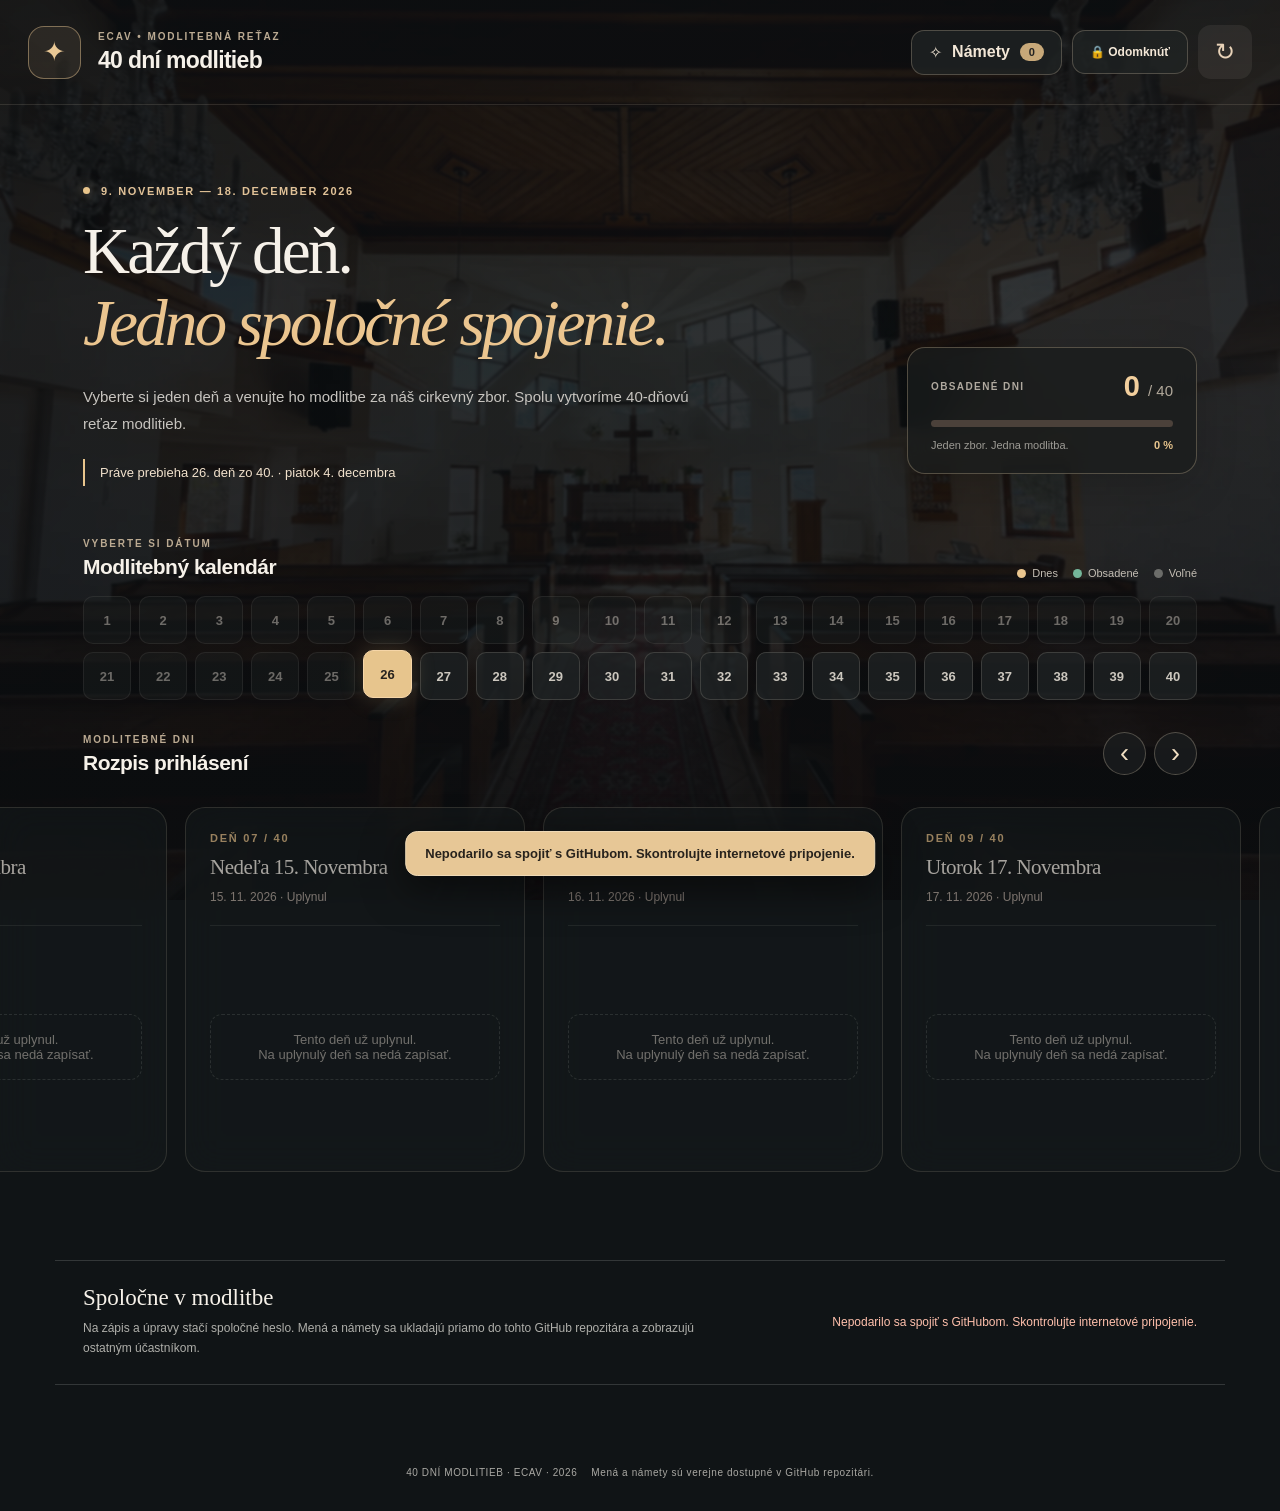
<file: index.html>
<!doctype html>
<html lang="sk">
<head>
  <meta charset="UTF-8">
  <meta name="viewport" content="width=device-width, initial-scale=1, viewport-fit=cover">
  <meta name="theme-color" content="#181b1c">
  <meta name="description" content="40 dní modlitieb za náš cirkevný zbor – spoločný modlitebný rozpis od 9. novembra do 18. decembra 2026.">
  <meta name="robots" content="noindex, nofollow, noarchive">
  <title>40 dní modlitieb • ECAV</title>
  <link rel="icon" href="assets/favicon.svg" type="image/svg+xml">
  <link rel="preload" href="assets/kostol.webp" as="image" type="image/webp">
  <link rel="stylesheet" href="style.css">
  <script src="config.js"></script>
  <script type="module" src="js/app.mjs"></script>
</head>
<body>
  <div class="photowall" aria-hidden="true"></div>
  <div class="photowall-overlay" aria-hidden="true"></div>
  <div id="app" class="app-shell">
    <header class="topbar">
      <div class="brand"><span class="brand-mark" aria-hidden="true">✦</span><div><span class="eyebrow">ECAV • MODLITEBNÁ REŤAZ</span><h1>40 dní modlitieb</h1></div></div>
      <div class="header-actions">
        <button id="topics-button" class="button button-outline" type="button" aria-haspopup="dialog"><span aria-hidden="true">✧</span> Námety <span id="topic-badge" class="small-number">0</span></button>
        <button id="lock-button" class="button button-outline lock-button" type="button">🔒 Odomknúť</button>
        <button id="refresh-button" class="button button-ghost" type="button" title="Aktualizovať zápisy" aria-label="Aktualizovať zápisy"><span aria-hidden="true">↻</span></button>
      </div>
    </header>

    <main>
      <section class="intro content-width" aria-labelledby="intro-heading">
        <div class="intro-content">
          <span class="kicker"><span class="live-dot"></span> 9. NOVEMBER — 18. DECEMBER 2026</span>
          <h2 id="intro-heading">Každý deň.<br><em>Jedno spoločné spojenie.</em></h2>
          <p>Vyberte si jeden deň a venujte ho modlitbe za náš cirkevný zbor. Spolu vytvoríme 40-dňovú reťaz modlitieb.</p>
          <div id="date-status" class="date-status" aria-live="polite">Načítavam aktuálny deň…</div>
        </div>
        <div class="progress-panel" aria-label="Priebeh modlitebnej reťaze">
          <div class="progress-upper"><span>OBSADENÉ DNI</span><strong id="filled-count">0 <small>/ 40</small></strong></div>
          <div class="meter" role="progressbar" aria-label="Obsadenosť dní" aria-valuemin="0" aria-valuemax="40" aria-valuenow="0" id="progress-meter"><span id="progress-fill"></span></div>
          <div class="progress-lower"><span>Jeden zbor. Jedna modlitba.</span><strong id="percent">0 %</strong></div>
        </div>
      </section>

      <section class="timeline-section content-width" aria-label="Výber modlitebného dňa">
        <div class="section-caption"><div><span class="eyebrow">VYBERTE SI DÁTUM</span><h3>Modlitebný kalendár</h3></div><div class="legend"><span><i class="key today-key"></i> Dnes</span><span><i class="key claimed-key"></i> Obsadené</span><span><i class="key empty-key"></i> Voľné</span></div></div>
        <div id="timeline" class="timeline"></div>
      </section>

      <section class="cards-section" aria-label="Podrobnosti modlitebných dní">
        <div class="card-toolbar content-width"><div><span class="eyebrow">MODLITEBNÉ DNI</span><h3>Rozpis prihlásení</h3></div><div class="slider-controls"><button id="slide-left" class="round-button" type="button" aria-label="Predchádzajúce dni">‹</button><button id="slide-right" class="round-button" type="button" aria-label="Nasledujúce dni">›</button></div></div>
        <div id="carousel" class="carousel" tabindex="0" aria-label="Posuvný zoznam 40 modlitebných dní"></div>
      </section>

      <section class="bottom-information content-width">
        <div><h3>Spoločne v modlitbe</h3><p>Na zápis a úpravy stačí spoločné heslo. Mená a námety sa ukladajú priamo do tohto GitHub repozitára a zobrazujú ostatným účastníkom.</p></div>
        <div id="sync-state" class="sync-state" role="status" aria-live="polite"><span class="live-dot"></span> Pripájam sa k rozpisu…</div>
      </section>
    </main>

    <footer class="footer content-width"><span>40 DNÍ MODLITIEB · ECAV · 2026</span><span>Mená a námety sú verejne dostupné v GitHub repozitári.</span></footer>
  </div>

  <div id="topics-overlay" class="overlay" hidden>
    <div class="overlay-shade" data-close-topics="true"></div>
    <section class="drawer" role="dialog" aria-modal="true" aria-labelledby="topics-title" tabindex="-1">
      <div class="drawer-header"><div><span class="eyebrow">SPOLOČNÉ ÚMYSLY</span><h2 id="topics-title">Modlitebné námety</h2></div><button id="topics-close" class="round-button" type="button" aria-label="Zavrieť námety">×</button></div>
      <p class="drawer-lead">Čo môžeme spoločne prinášať v modlitbách?</p>
      <div id="topics-list" class="topics-list" aria-live="polite"></div>
      <form id="topic-form" class="topic-form">
        <label id="topic-form-label" for="topic-title">Nový námet</label>
        <input id="topic-title" name="title" maxlength="100" minlength="2" placeholder="Napr. deti a mládež" required autocomplete="off">
        <label for="topic-description">Popis (voliteľný)</label>
        <textarea id="topic-description" name="description" maxlength="1200" rows="3" placeholder="Za čo sa chceme modliť…"></textarea>
        <button id="topic-submit" class="button button-primary form-submit" type="submit">Pridať námet</button>
        <button id="topic-cancel" class="edit-link" type="button" hidden>Zrušiť úpravu</button>
        <p class="tiny-help">Námet sa uloží po zadaní spoločného hesla. GitHub účet nie je potrebný.</p>
      </form>
    </section>
  </div>
  <div id="password-overlay" class="overlay password-overlay" hidden>
    <div class="overlay-shade" data-close-password="true"></div>
    <section class="password-card" role="dialog" aria-modal="true" aria-labelledby="password-title">
      <button id="password-close" class="round-button password-close" type="button" aria-label="Zavrieť">×</button>
      <span class="password-symbol" aria-hidden="true">♙</span>
      <h2 id="password-title">Spoločné heslo</h2>
      <p>Na zápis alebo úpravy zadajte heslo, ktoré ste dostali od organizátora. Nie je potrebný žiadny účet.</p>
      <form id="password-form">
        <label for="password-input">Heslo</label>
        <input id="password-input" type="password" autocomplete="off" minlength="1" placeholder="Zadajte heslo…" required>
        <p id="password-error" class="password-error" role="alert"></p>
        <button id="login-submit" class="button button-primary" type="submit">Odomknúť a pokračovať</button>
      </form>
      <small>Odomknutie platí do obnovenia alebo zatvorenia stránky. Na zdieľanom zariadení sa odhláste.</small>
    </section>
  </div>
  <div id="toast" class="toast" role="status" aria-live="polite" hidden></div>
</body>
</html>
</file>
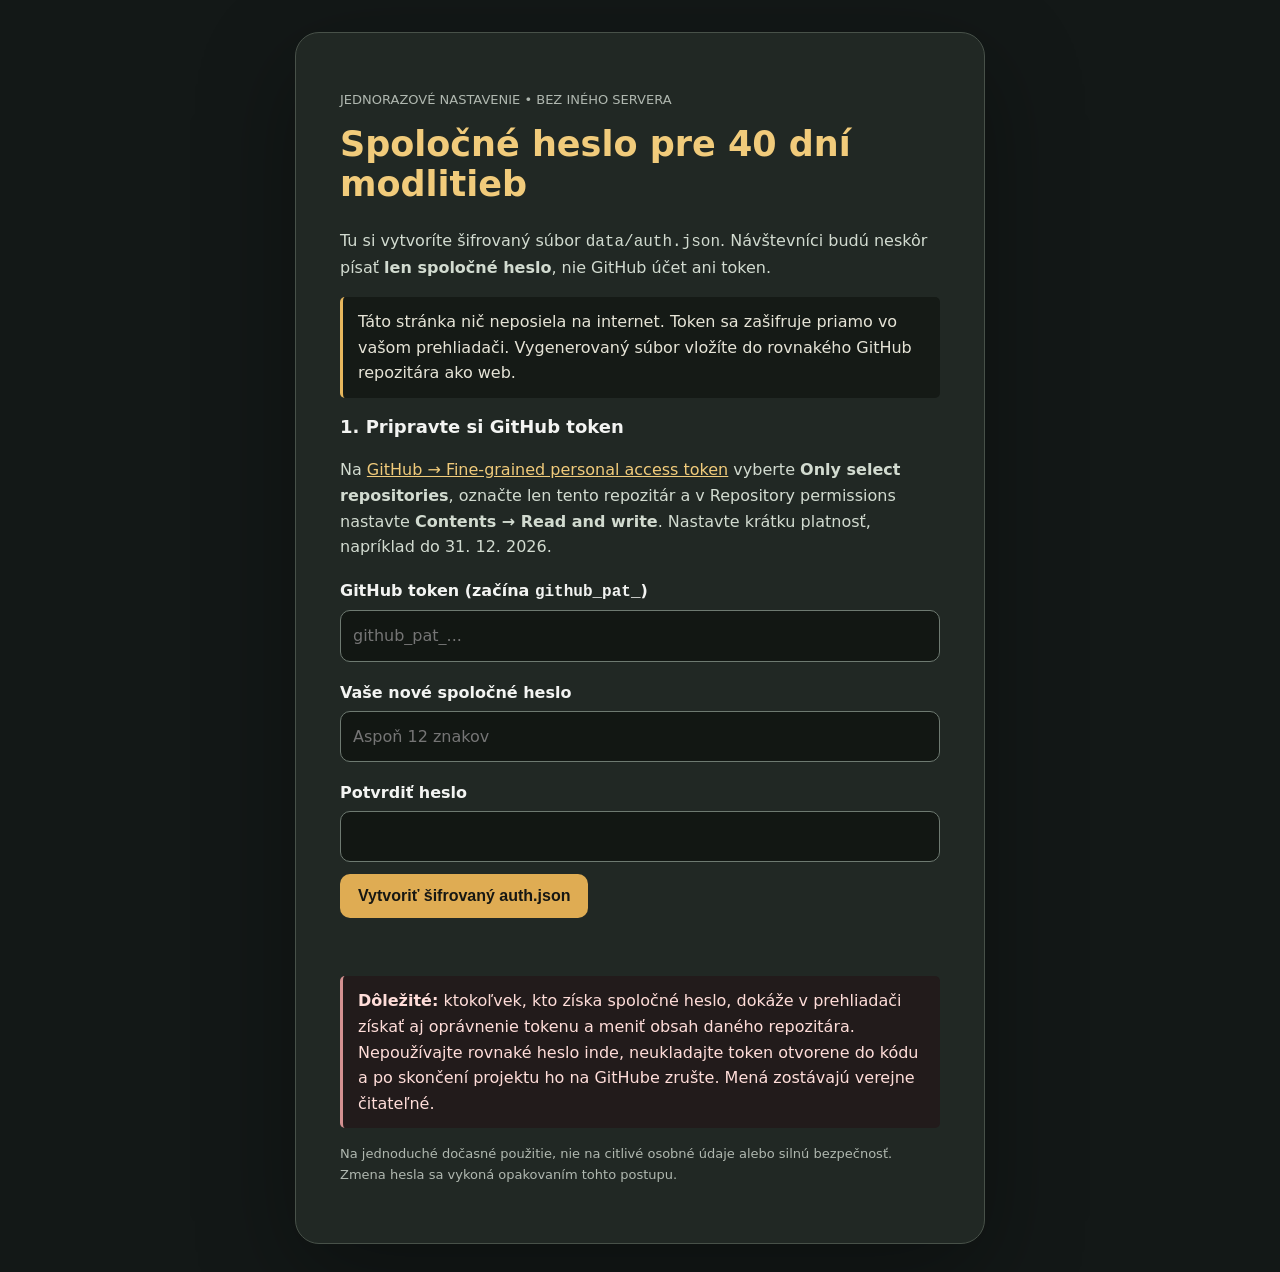
<file: nastavenie.html>
<!doctype html>
<html lang="sk">
<head>
<meta charset="utf-8"><meta name="viewport" content="width=device-width,initial-scale=1">
<meta name="robots" content="noindex,nofollow"><meta name="theme-color" content="#171b1c">
<title>Jednorazové nastavenie hesla – 40 dní modlitieb</title>
<style>
:root{color-scheme:dark}*{box-sizing:border-box}body{margin:0;background:#131817;color:#f3f4f2;font:16px/1.6 system-ui,-apple-system,sans-serif;padding:32px 16px}.wrap{max-width:690px;margin:auto;background:#212824;border:1px solid #485149;border-radius:24px;padding:clamp(22px,5vw,44px);box-shadow:0 30px 100px #0005}h1{line-height:1.15;font-size:clamp(26px,4vw,35px);color:#f1cb7b;margin-top:0}h2{font-size:18px}p{color:#d2dbd0}a{color:#f1cb7b}label{display:block;margin:18px 0 5px;font-weight:700}input,textarea{display:block;width:100%;border:1px solid #6e7a71;border-radius:10px;background:#121713;color:white;padding:12px;font:inherit}input:focus,textarea:focus{outline:2px solid #f1cb7b}button{cursor:pointer;border:0;background:#dfac53;color:#161713;border-radius:10px;font-size:16px;font-weight:750;padding:13px 18px;margin:12px 8px 0 0}button:disabled{opacity:.5;cursor:wait}button.secondary{background:#3b463e;color:white;border:1px solid #8b9189}.info{border-left:3px solid #e7b75d;background:#151a16;padding:12px 15px;border-radius:5px;color:#e6e4d7}.warn{border-left:3px solid #d49191;background:#221b1b;padding:12px 15px;border-radius:5px;color:#ffddd9}.muted{font-size:13px;color:#b0b8b0}#status{min-height:26px;color:#f4ce7e}textarea{min-height:160px;font:12px/1.5 ui-monospace,SFMono-Regular,monospace;word-break:break-all}
</style>
</head>
<body>
<main class="wrap">
  <p class="muted">JEDNORAZOVÉ NASTAVENIE • BEZ INÉHO SERVERA</p>
  <h1>Spoločné heslo pre 40 dní modlitieb</h1>
  <p>Tu si vytvoríte šifrovaný súbor <code>data/auth.json</code>. Návštevníci budú neskôr písať <strong>len spoločné heslo</strong>, nie GitHub účet ani token.</p>
  <div class="info">Táto stránka nič neposiela na internet. Token sa zašifruje priamo vo vašom prehliadači. Vygenerovaný súbor vložíte do rovnakého GitHub repozitára ako web.</div>
  <h2>1. Pripravte si GitHub token</h2>
  <p>Na <a href="https://github.com/settings/personal-access-tokens/new" target="_blank" rel="noopener noreferrer">GitHub → Fine-grained personal access token</a> vyberte <strong>Only select repositories</strong>, označte len tento repozitár a v Repository permissions nastavte <strong>Contents → Read and write</strong>. Nastavte krátku platnosť, napríklad do 31. 12. 2026.</p>
  <form id="setup-form">
    <label for="token">GitHub token (začína <code>github_pat_</code>)</label>
    <input type="password" id="token" autocomplete="off" spellcheck="false" required placeholder="github_pat_...">
    <label for="password">Vaše nové spoločné heslo</label>
    <input type="password" id="password" minlength="12" autocomplete="new-password" required placeholder="Aspoň 12 znakov">
    <label for="confirm">Potvrdiť heslo</label>
    <input type="password" id="confirm" minlength="12" autocomplete="new-password" required>
    <button id="generate" type="submit">Vytvoriť šifrovaný auth.json</button>
  </form>
  <p id="status" role="status"></p>
  <div id="result" hidden>
    <label for="output">2. Výsledný súbor <code>data/auth.json</code></label>
    <textarea id="output" readonly spellcheck="false"></textarea>
    <button type="button" id="download">Stiahnuť auth.json</button>
    <button type="button" class="secondary" id="copy">Skopírovať obsah</button>
    <p>Na GitHube otvorte <code>data/auth.json</code>, kliknite na ceruzku <strong>Edit file</strong>, nahraďte celý obsah výsledným JSON a potvrďte <strong>Commit changes</strong>. Alebo nahrajte stiahnutý súbor do priečinka <code>data</code> ako náhradu existujúceho.</p>
    <p class="info">Potom otvorte hlavnú stránku, vyberte deň, zadajte meno a svoje heslo. Pri správnom nastavení sa meno uloží do <code>data/records.json</code>.</p>
  </div>
  <p class="warn"><strong>Dôležité:</strong> ktokoľvek, kto získa spoločné heslo, dokáže v prehliadači získať aj oprávnenie tokenu a meniť obsah daného repozitára. Nepoužívajte rovnaké heslo inde, neukladajte token otvorene do kódu a po skončení projektu ho na GitHube zrušte. Mená zostávajú verejne čitateľné.</p>
  <p class="muted">Na jednoduché dočasné použitie, nie na citlivé osobné údaje alebo silnú bezpečnosť. Zmena hesla sa vykoná opakovaním tohto postupu.</p>
</main>
<script>
const $=id=>document.getElementById(id);
let result='';
function bytesToB64(bytes){return btoa(String.fromCharCode(...bytes));}
$('setup-form').addEventListener('submit',async e=>{
  e.preventDefault(); const button=$('generate');$('status').textContent='';
  const token=$('token').value.trim(),password=$('password').value;
  if(!/^(github_pat_|ghp_)[A-Za-z0-9_]+$/.test(token)){$('status').textContent='GitHub token má neplatný formát.';return;}
  if(password.length<12||password!==$('confirm').value){$('status').textContent='Heslá sa musia zhodovať a mať aspoň 12 znakov.';return;}
  button.disabled=true;
  try{
    if(!window.crypto?.subtle)throw Error('Na šifrovanie je potrebný moderný prehliadač s HTTPS alebo lokálne otvorený súbor.');
    const salt=crypto.getRandomValues(new Uint8Array(16));
    const iv=crypto.getRandomValues(new Uint8Array(12));
    const material=await crypto.subtle.importKey('raw',new TextEncoder().encode(password),'PBKDF2',false,['deriveKey']);
    const key=await crypto.subtle.deriveKey({name:'PBKDF2',salt,iterations:350000,hash:'SHA-256'},material,{name:'AES-GCM',length:256},false,['encrypt']);
    const cipher=new Uint8Array(await crypto.subtle.encrypt({name:'AES-GCM',iv},key,new TextEncoder().encode(token)));
    result=JSON.stringify({version:1,algorithm:'PBKDF2-AES-GCM',iterations:350000,salt:bytesToB64(salt),iv:bytesToB64(iv),ciphertext:bytesToB64(cipher)},null,2)+'\n';
    $('output').value=result;$('result').hidden=false;$('status').textContent='Hotovo. Vložte vygenerovaný obsah do data/auth.json na GitHube.';
    $('token').value='';$('password').value='';$('confirm').value='';
  }catch(err){$('status').textContent='Chyba: '+err.message;}finally{button.disabled=false;}
});
$('copy').addEventListener('click',async()=>{try{await navigator.clipboard.writeText(result);$('status').textContent='Obsah bol skopírovaný.';}catch{$('output').select();$('status').textContent='Označený obsah skopírujte ručne.';}});
$('download').addEventListener('click',()=>{
  const url=URL.createObjectURL(new Blob([result],{type:'application/json;charset=utf-8'}));
  const a=document.createElement('a');a.href=url;a.download='auth.json';a.click();setTimeout(()=>URL.revokeObjectURL(url),1000);
});
</script>
</body>
</html>
</file>
<file: style.css>
:root{font-family:Inter,ui-sans-serif,-apple-system,BlinkMacSystemFont,"Segoe UI",Arial,sans-serif;color:#f6f1e9;background:#101416;color-scheme:dark;font-synthesis:none}
*{box-sizing:border-box}html{scroll-behavior:smooth}body{margin:0;min-width:300px;min-height:100vh}button,input,textarea{font:inherit}button,a{-webkit-tap-highlight-color:transparent}button{cursor:pointer}button:disabled{cursor:not-allowed;opacity:.55}a{color:#e4c08d}a:hover{color:#ffdfac}[hidden]{display:none!important}
.photowall,.photowall-overlay{position:fixed;inset:0;pointer-events:none}.photowall{z-index:-3;background:#1b1716 url('assets/kostol.webp') center center/cover no-repeat}.photowall-overlay{z-index:-2;background:linear-gradient(180deg,rgba(12,15,17,.90) 0%,rgba(11,14,16,.82) 34%,rgba(12,14,16,.9) 100%),linear-gradient(90deg,rgba(13,15,17,.34),rgba(13,15,17,.09));backdrop-filter:blur(1.2px)}
.app-shell{min-height:100vh;display:flex;flex-direction:column}.content-width{max-width:1170px;padding-left:28px;padding-right:28px;margin-left:auto;margin-right:auto}.topbar{max-width:1440px;padding:25px max(28px,calc((100vw - 1260px)/2));width:100%;margin:0 auto;display:flex;align-items:center;justify-content:space-between;gap:24px;border-bottom:1px solid rgba(237,221,199,.13)}.brand{display:flex;gap:17px;align-items:center}.brand-mark{width:53px;height:53px;border:1px solid rgba(243,207,153,.43);color:#eac895;display:grid;place-items:center;border-radius:16px;font-size:27px;background:rgba(246,219,169,.08)}.eyebrow{display:block;color:#bbaa92;letter-spacing:.19em;font-weight:800;font-size:10px}.brand h1{font-size:23px;margin:5px 0 0;font-weight:790;letter-spacing:-.03em}.header-actions{display:flex;align-items:center;gap:10px}.button{border:1px solid transparent;border-radius:13px;padding:12px 17px;font-weight:720;transition:background .2s,border-color .2s,transform .2s;display:inline-flex;gap:10px;justify-content:center;align-items:center;text-decoration:none;min-height:44px}.button:hover{transform:translateY(-1px)}.button-outline{background:rgba(32,35,36,.8);border-color:rgba(240,220,191,.24);color:#f3e7d7}.button-outline:hover{background:#2c3030}.button-ghost{background:rgba(247,238,223,.07);color:#e8d2b8;padding:12px 16px;font-size:24px}.button-ghost:hover{background:rgba(247,238,223,.14)}.small-number{background:#c7a879;color:#222;border-radius:100px;min-width:24px;padding:3px 6px;font-size:11px}
.intro{padding-top:75px;padding-bottom:38px;display:flex;justify-content:space-between;gap:72px;align-items:end}.intro-content{max-width:740px}.kicker{display:inline-flex;gap:11px;align-items:center;font-size:11px;color:#e1c298;letter-spacing:.15em;font-weight:800}.live-dot{height:7px;width:7px;display:inline-block;border-radius:100%;background:#e8c48b;box-shadow:0 0 13px rgba(250,217,165,.56);flex-shrink:0}.intro h2{font-family:Georgia,"Times New Roman",serif;font-weight:400;font-size:clamp(39px,5.1vw,67px);line-height:1.1;letter-spacing:-.045em;margin:18px 0 23px}.intro h2 em{font-style:italic;color:#ebc58f}.intro p{color:#c7c4bf;font-size:15px;line-height:1.8;max-width:610px;margin:0}.date-status{margin-top:22px;border-left:2px solid #e8c58d;padding:4px 0 4px 15px;color:#f2e2cd;font-size:13px;line-height:1.5}.progress-panel{flex-shrink:0;width:290px;max-width:100%;padding:22px 23px;border:1px solid rgba(238,217,179,.27);border-radius:18px;background:rgba(26,29,29,.75);box-shadow:0 12px 42px rgba(0,0,0,.17);backdrop-filter:blur(10px);margin-bottom:12px}.progress-upper{display:flex;align-items:center;justify-content:space-between;gap:10px}.progress-upper>span{color:#b0a99f;letter-spacing:.14em;font-weight:800;font-size:10px}.progress-upper strong{color:#f2cf9d;font-size:29px}.progress-upper small{font-size:15px;font-weight:400;color:#b3aa9c}.meter{height:7px;background:#4b413a;border-radius:15px;overflow:hidden;margin-top:17px;margin-bottom:12px}.meter span{height:100%;background:linear-gradient(90deg,#b99260,#f3d7a6);display:block;border-radius:100px;width:0%;transition:width .4s}.progress-lower{display:flex;justify-content:space-between;gap:12px;color:#9d9b95;font-size:11px}.progress-lower strong{color:#e9c68e}
.timeline-section{padding-top:14px;padding-bottom:32px}.section-caption,.card-toolbar{display:flex;align-items:end;justify-content:space-between;gap:20px;margin-bottom:17px}.section-caption h3,.card-toolbar h3{font-size:21px;letter-spacing:-.025em;margin:6px 0 0;font-weight:730}.legend{display:flex;align-items:center;gap:15px;color:#c4beb4;font-size:11px}.legend span{display:flex;gap:6px;align-items:center}.key{width:9px;height:9px;display:inline-block;border-radius:50%}.today-key{background:#eac68f}.claimed-key{background:#74b69a}.empty-key{background:#6b6c69}.timeline{display:grid;grid-template-columns:repeat(20,minmax(0,1fr));gap:8px}.timeline button{border:1px solid rgba(202,194,179,.19);aspect-ratio:1/1;border-radius:10px;background:rgba(32,36,37,.73);color:#ccc7be;font-weight:700;transition:background .18s,transform .18s,border-color .18s;min-width:0;font-size:13px}.timeline button:hover,.timeline button[aria-current="true"]{transform:translateY(-2px);border-color:#e6c797}.timeline button.today{background:#e7c58d;color:#27231f;font-weight:900;border-color:#f5d5a7;box-shadow:0 0 23px rgba(230,192,126,.22)}.timeline button.claimed:not(.today){background:rgba(28,91,70,.48);border-color:rgba(103,183,149,.53);color:#9ce1c3}.timeline button.past:not(.claimed):not(.today){opacity:.5}.timeline button[aria-current="true"]:not(.today){outline:2px solid #e6c797;outline-offset:2px}
.cards-section{padding-bottom:42px}.card-toolbar{margin-bottom:15px}.slider-controls{display:flex;gap:8px}.round-button{height:43px;width:43px;min-width:43px;display:grid;place-items:center;border:1px solid rgba(236,216,193,.27);background:rgba(26,29,30,.86);border-radius:50%;color:#f1dfc2;font-size:27px;line-height:1}.round-button:hover{background:#4a4035}.carousel{display:flex;gap:18px;overflow-x:auto;padding:17px max(28px,calc((100vw - 1170px)/2 + 28px)) 33px;scroll-snap-type:x mandatory;scrollbar-color:#d8b580 rgba(255,255,255,.1);scrollbar-width:thin;scroll-padding-left:max(28px,calc((100vw - 1170px)/2 + 28px));-webkit-overflow-scrolling:touch}.day-card{scroll-snap-align:start;flex:0 0 340px;min-height:365px;background:rgba(22,27,28,.9);backdrop-filter:blur(17px);border:1px solid rgba(223,207,181,.22);border-radius:20px;padding:24px;position:relative;transition:border-color .18s,background .18s;display:flex;flex-direction:column;overflow:hidden}.day-card:hover{border-color:rgba(229,193,143,.45)}.day-card.is-today{background:rgba(34,33,30,.95);border-color:#e8c68c;box-shadow:0 10px 39px rgba(230,189,112,.14)}.day-card.is-past:not(.is-claimed){opacity:.66}.card-ribbon{position:absolute;right:0;top:0;background:#eecb91;color:#30271d;font-size:9px;font-weight:860;letter-spacing:.12em;border-bottom-left-radius:12px;padding:9px 14px}.card-number{color:#e1bd87;font-size:11px;text-transform:uppercase;letter-spacing:.16em;font-weight:800}.day-card h4{font-size:21px;margin:10px 0 8px;line-height:1.3;font-family:Georgia,serif;font-weight:400;text-transform:capitalize;letter-spacing:-.025em}.card-date{font-size:12px;color:#b7aaa0}.card-divider{height:1px;background:rgba(255,255,255,.1);margin:21px 0}.card-body{flex:1;display:flex;flex-direction:column;justify-content:center}.card-pill{background:rgba(47,101,78,.28);border:1px solid rgba(119,187,151,.27);border-radius:13px;padding:21px 12px;text-align:center;margin:2px 0 13px}.card-pill .checkmark{display:block;color:#8cd8b0;font-size:23px;margin-bottom:7px}.card-pill small{font-size:10px;color:#a7bdaf;letter-spacing:.12em;font-weight:800}.card-pill strong{display:block;font-size:19px;font-weight:720;color:#f7fcf7;overflow-wrap:anywhere;margin-top:8px}.card-pill .gh-author{display:block;color:#a1a9a1;font-size:11px;margin-top:7px}.edit-link{display:flex;align-items:center;justify-content:center;min-height:40px;color:#cfc1af;font-size:12px;text-decoration:none;border:1px solid rgba(255,255,255,.1);border-radius:10px}.edit-link:hover{border-color:#e9c58c;color:#f9e0bd}.card-empty{padding:17px;border:1px dashed rgba(255,255,255,.16);border-radius:12px;text-align:center;color:#a5a09a;font-size:13px}.card-body label{font-size:12px;color:#cfc5b4;display:block;margin-bottom:10px}.card-input{width:100%;min-width:0;border:1px solid rgba(222,205,178,.3);border-radius:11px;color:#fff;background:rgba(5,8,9,.65);padding:13px 14px;font-size:14px;outline:0}.card-input:focus{border-color:#e8c58e;box-shadow:0 0 0 3px rgba(231,194,138,.1)}.button-primary{background:#e7c18b;color:#302820;border-color:#e7c18b;font-size:13px}.button-primary:hover{background:#f3d2a2;border-color:#f3d2a2;color:#2a241b}.card-submit{display:flex;margin-top:11px;width:100%;padding:13px 12px}.card-submit:disabled{opacity:.55}.card-note{color:#9da09d;font-size:11px;text-align:center;margin-top:12px;line-height:1.5}.conflict{font-size:11px;color:#ffcf8b;margin-top:10px;line-height:1.5}.card-future-info{font-size:12px;color:#989c9b;margin-top:auto}
.bottom-information{margin-top:13px;margin-bottom:57px;display:flex;justify-content:space-between;gap:28px;align-items:center;padding-top:24px;padding-bottom:25px;border-top:1px solid rgba(255,255,255,.15);border-bottom:1px solid rgba(255,255,255,.15)}.bottom-information h3{font-family:Georgia,serif;font-size:23px;font-weight:400;margin:0 0 8px}.bottom-information p{color:#afafaa;font-size:12px;line-height:1.65;max-width:620px;margin:0}.sync-state{color:#cec3b0;font-size:12px;display:flex;gap:9px;align-items:center;white-space:nowrap}.sync-state.error{color:#ffc0ac}.footer{margin-top:auto;padding-top:25px;padding-bottom:33px;display:flex;justify-content:space-between;gap:14px;font-size:10px;letter-spacing:.06em;color:#a9a8a3}.footer a{text-decoration:none}
.overlay{position:fixed;inset:0;z-index:70;display:flex;justify-content:flex-end}.overlay-shade{position:absolute;inset:0;background:rgba(1,4,4,.7);backdrop-filter:blur(4px)}.drawer{position:relative;width:min(490px,100%);height:100%;background:#171d1e;border-left:1px solid rgba(234,213,185,.2);box-shadow:-12px 0 50px #0009;padding:29px;display:flex;flex-direction:column;overflow-y:auto}.drawer-header{display:flex;justify-content:space-between;align-items:center;gap:10px}.drawer-header h2{font-family:Georgia,serif;font-weight:400;font-size:28px;margin:6px 0 0}.drawer-lead{font-size:13px;color:#b3b4ad;line-height:1.6;margin:12px 0 23px}.topics-list{display:flex;flex-direction:column;gap:11px;min-height:90px}.topic{border:1px solid rgba(255,255,255,.12);padding:17px;border-radius:14px;background:rgba(255,255,255,.035)}.topic h3{font-size:15px;margin:0 0 8px;color:#f1d2a6}.topic p{font-size:13px;line-height:1.6;color:#cbc8c0;margin:0;white-space:pre-wrap;overflow-wrap:anywhere}.topic-meta{display:flex;justify-content:space-between;gap:10px;flex-wrap:wrap;margin-top:12px;font-size:11px;color:#ada99f}.topic-meta a{text-decoration:none}.topic-form{border-top:1px solid rgba(255,255,255,.14);padding-top:21px;margin-top:25px;display:flex;flex-direction:column;gap:9px}.topic-form label{color:#cfc2ae;font-size:12px;font-weight:650;margin-top:4px}.topic-form input,.topic-form textarea{width:100%;background:#0e1314;border:1px solid #414b49;border-radius:10px;padding:13px;color:#f5f5f5;outline:0}.topic-form input:focus,.topic-form textarea:focus{border-color:#efc78c}.topic-form textarea{resize:vertical}.form-submit{margin-top:8px}.tiny-help{margin:4px 0 0;color:#a8a49b;font-size:11px;line-height:1.6}.toast{z-index:100;position:fixed;bottom:24px;left:50%;transform:translateX(-50%);background:#e7c796;color:#28231d;border:1px solid #efd9b6;padding:12px 19px;border-radius:12px;font-size:13px;font-weight:650;box-shadow:0 12px 40px #0008;max-width:90vw;line-height:1.5}
@media (max-width:1050px){.timeline{grid-template-columns:repeat(10,minmax(0,1fr))}.intro{gap:26px}.progress-panel{width:245px}}
@media (max-width:700px){.topbar{padding:18px 18px}.brand{gap:10px}.brand-mark{width:41px;height:41px;border-radius:12px;font-size:22px}.brand h1{font-size:19px}.brand .eyebrow{font-size:8px;letter-spacing:.1em}.header-actions{gap:7px}.button-outline{padding:10px 12px}.button-ghost{padding:9px 12px}.content-width{padding-left:19px;padding-right:19px}.intro{padding-top:51px;display:block}.intro h2{font-size:clamp(37px,7.7vw,57px)}.intro p{font-size:14px}.progress-panel{width:100%;margin-top:30px;display:block;padding:18px}.timeline-section{padding-top:10px}.section-caption{align-items:start;flex-direction:column;gap:12px}.legend{gap:9px}.timeline{gap:6px;grid-template-columns:repeat(8,minmax(0,1fr))}.timeline button{border-radius:8px;font-size:11px}.card-toolbar h3{font-size:20px}.carousel{gap:12px;padding:13px 19px 26px;scroll-padding-left:19px}.day-card{flex-basis:min(345px,86vw);min-height:355px;padding:22px}.bottom-information{flex-direction:column;align-items:flex-start;margin-top:4px;margin-bottom:28px}.footer{flex-direction:column;gap:10px}.drawer{padding:20px}.drawer-header h2{font-size:26px}}
@media (max-width:360px){.brand h1{font-size:17px}.topbar{padding-left:12px;padding-right:12px}.small-number{display:none}.timeline{grid-template-columns:repeat(8,minmax(0,1fr));gap:4px}.timeline button{font-size:10px}.intro h2{font-size:35px}}
@media (prefers-reduced-motion:reduce){*,*:before,*:after{scroll-behavior:auto!important;transition:none!important}}
/* Dodatky pre bezuctove prihlasovanie a upravy */
.card-actions{display:flex;gap:8px;flex-wrap:wrap}.card-actions .edit-link{flex:1;padding:8px;cursor:pointer;background:rgba(255,255,255,.025);font:inherit;font-size:12px}
.edit-link{background:rgba(255,255,255,.025);font:inherit;cursor:pointer;padding:9px 12px}.danger-link{color:#e8a59f!important}.danger-link:hover{border-color:#b76762!important;color:#ffaaa4!important}.cancel-edit{width:100%;margin-top:7px}
.topic-action{border:0;background:transparent;padding:6px;color:#edc68c;font:inherit;cursor:pointer;text-decoration:underline;text-underline-offset:3px}.topic-action:hover{color:#ffe1b1}.topic-meta{justify-content:flex-end}
.lock-button{font-size:12px;white-space:nowrap;min-width:108px}.password-overlay{align-items:center;justify-content:center;padding:20px;z-index:90}.password-card{width:min(420px,100%);position:relative;padding:32px;background:#1d2324;border:1px solid #8b7455;border-radius:20px;box-shadow:0 26px 80px #000a}.password-close{position:absolute;right:15px;top:15px}.password-symbol{display:inline-grid;place-items:center;font-size:28px;color:#eecb91;width:52px;height:52px;border-radius:16px;background:rgba(238,203,145,.1)}.password-card h2{font-family:Georgia,serif;font-size:30px;font-weight:400;margin:16px 0 9px}.password-card p{color:#bdb7ad;font-size:13px;line-height:1.7}.password-card form{display:flex;flex-direction:column;gap:10px;margin-top:24px}.password-card label{font-size:12px;color:#e4cba6}.password-card input{border:1px solid #696052;border-radius:10px;padding:15px;color:white;background:#0d1415;outline:0}.password-card input:focus{border-color:#e9c68f}.password-card small{display:block;margin-top:18px;line-height:1.6;color:#aaa69d;font-size:11px}.password-error{color:#ffb3a8!important;min-height:14px;margin:0!important}.password-card .button{width:100%}
@media(max-width:700px){.header-actions{flex-wrap:wrap;justify-content:flex-end}.lock-button{min-width:0;padding:9px;font-size:11px}.password-card{padding:25px}.card-actions .edit-link{font-size:11px}}
</file>
